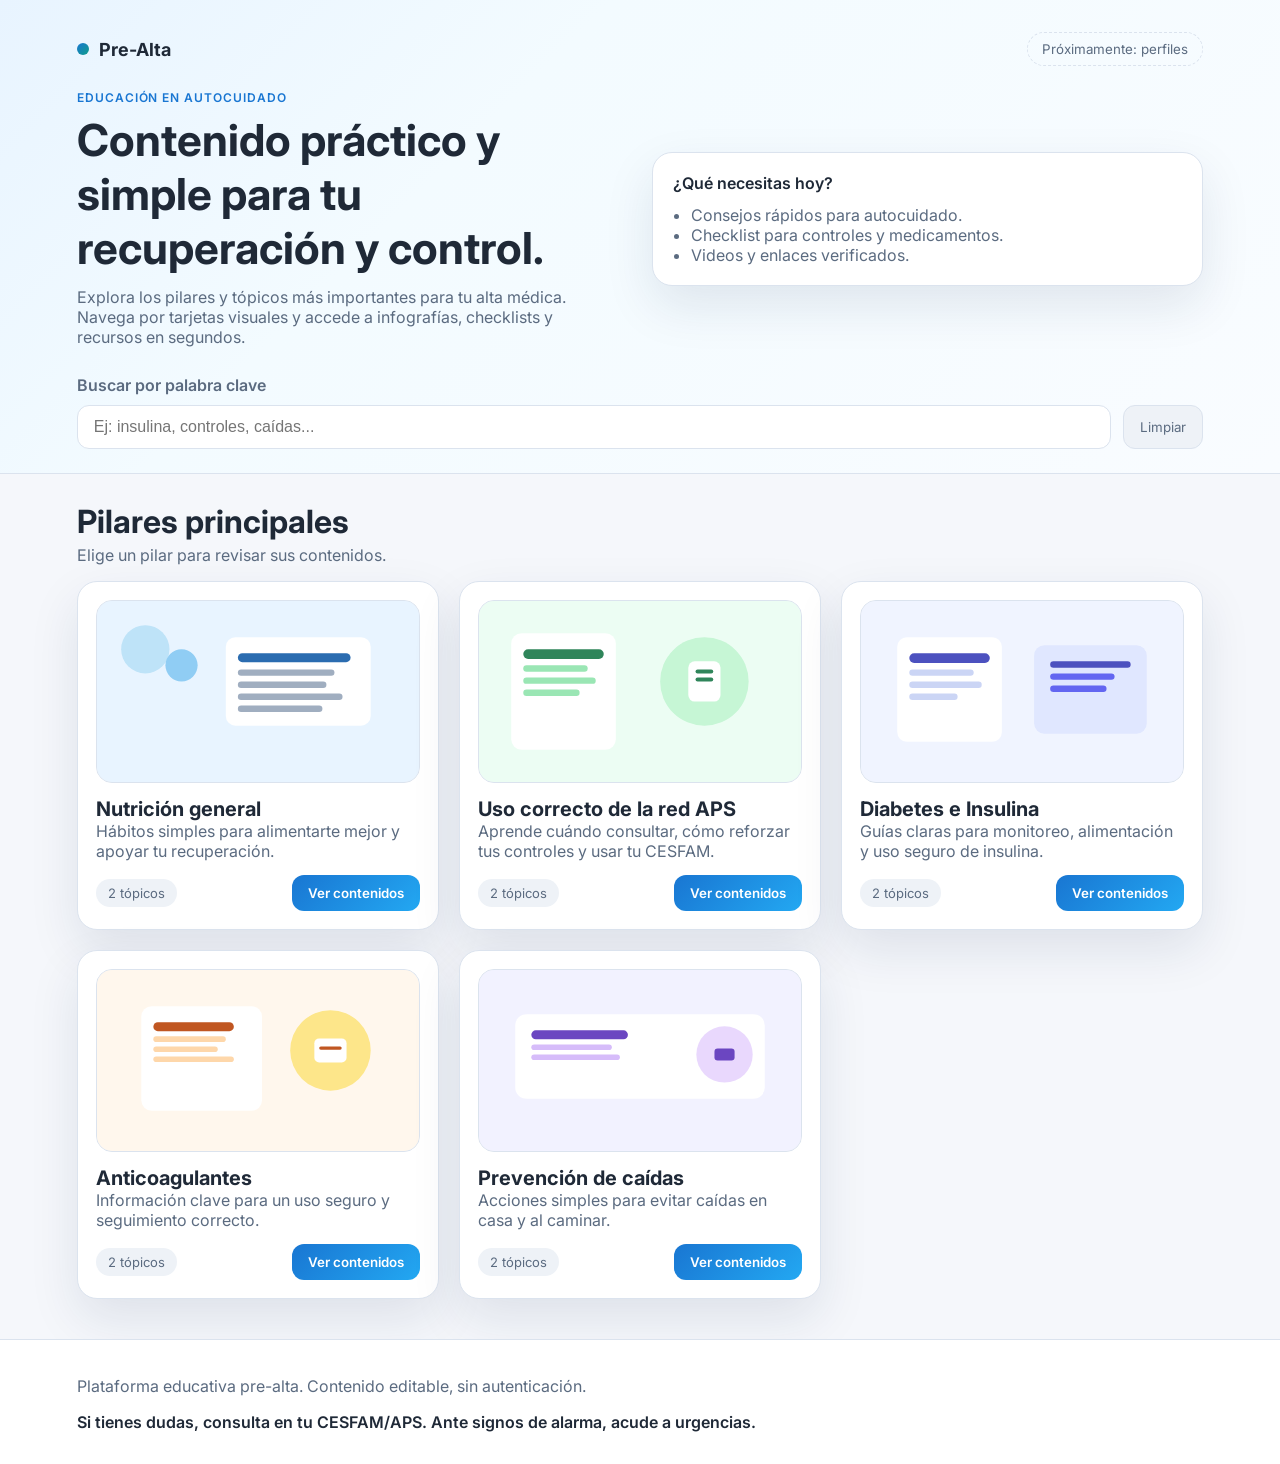
<file: Index.html>
<!DOCTYPE html>
<html lang="es">
  <head>
    <meta charset="utf-8" />
    <meta http-equiv="refresh" content="0; url=index.html" />
    <meta name="viewport" content="width=device-width, initial-scale=1" />
    <title>Pre-Alta: Educación en Autocuidado</title>
  </head>
  <body>
    <p>Redirigiendo a la plataforma. Si no ocurre automáticamente, <a href="index.html">haz clic aquí</a>.</p>
    <script>
      window.location.replace('index.html');
    </script>
  </body>
</html>
</file>
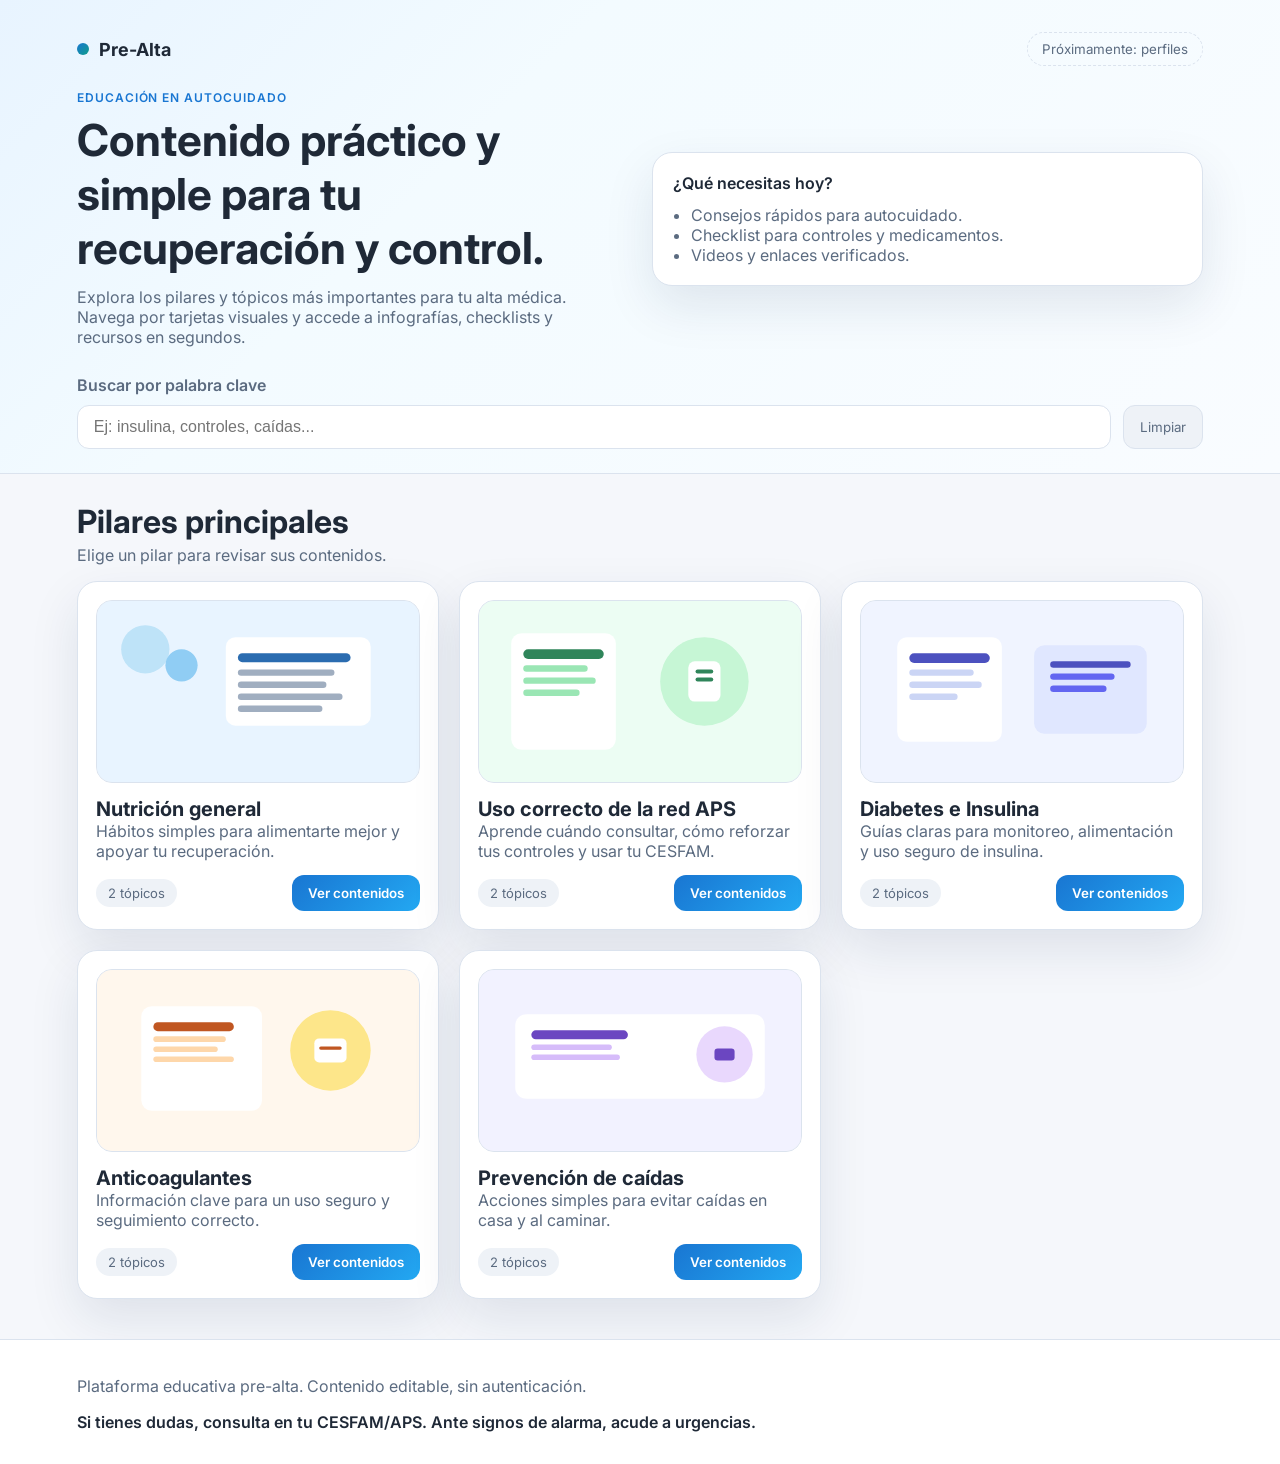
<file: index.html>
<!DOCTYPE html>
<html lang="es">
  <head>
    <meta charset="utf-8" />
    <meta name="viewport" content="width=device-width, initial-scale=1" />
    <title>Pre-Alta: Educación en Autocuidado</title>
    <link rel="preconnect" href="https://fonts.googleapis.com" />
    <link rel="preconnect" href="https://fonts.gstatic.com" crossorigin />
    <link
      href="https://fonts.googleapis.com/css2?family=Inter:wght@400;500;600;700;800&display=swap"
      rel="stylesheet"
    />
    <link rel="stylesheet" href="styles.css" />
  </head>
  <body>
    <div class="app">
      <header class="hero">
        <nav class="topbar">
          <div class="brand">
            <span class="brand__dot"></span>
            <span>Pre-Alta</span>
          </div>
          <button class="ghost-button" type="button" disabled>
            Próximamente: perfiles
          </button>
        </nav>
        <div class="hero__content">
          <div>
            <p class="eyebrow">Educación en autocuidado</p>
            <h1>Contenido práctico y simple para tu recuperación y control.</h1>
            <p class="subtitle">
              Explora los pilares y tópicos más importantes para tu alta médica.
              Navega por tarjetas visuales y accede a infografías, checklists y
              recursos en segundos.
            </p>
          </div>
          <div class="hero__card">
            <p class="hero__card-title">¿Qué necesitas hoy?</p>
            <ul class="hero__list">
              <li>Consejos rápidos para autocuidado.</li>
              <li>Checklist para controles y medicamentos.</li>
              <li>Videos y enlaces verificados.</li>
            </ul>
          </div>
        </div>
        <div class="search">
          <label for="search" class="search__label">Buscar por palabra clave</label>
          <div class="search__control">
            <input
              id="search"
              type="search"
              placeholder="Ej: insulina, controles, caídas..."
              autocomplete="off"
            />
            <button id="clear-search" class="clear-button" type="button">
              Limpiar
            </button>
          </div>
        </div>
      </header>

      <main class="main">
        <section id="view" class="view" aria-live="polite"></section>
      </main>

      <footer class="footer">
        <p>
          Plataforma educativa pre-alta. Contenido editable, sin autenticación.
        </p>
        <p class="footer__note">
          Si tienes dudas, consulta en tu CESFAM/APS. Ante signos de alarma, acude
          a urgencias.
        </p>
      </footer>
    </div>

    <script src="app.js" defer></script>
  </body>
</html>
</file>
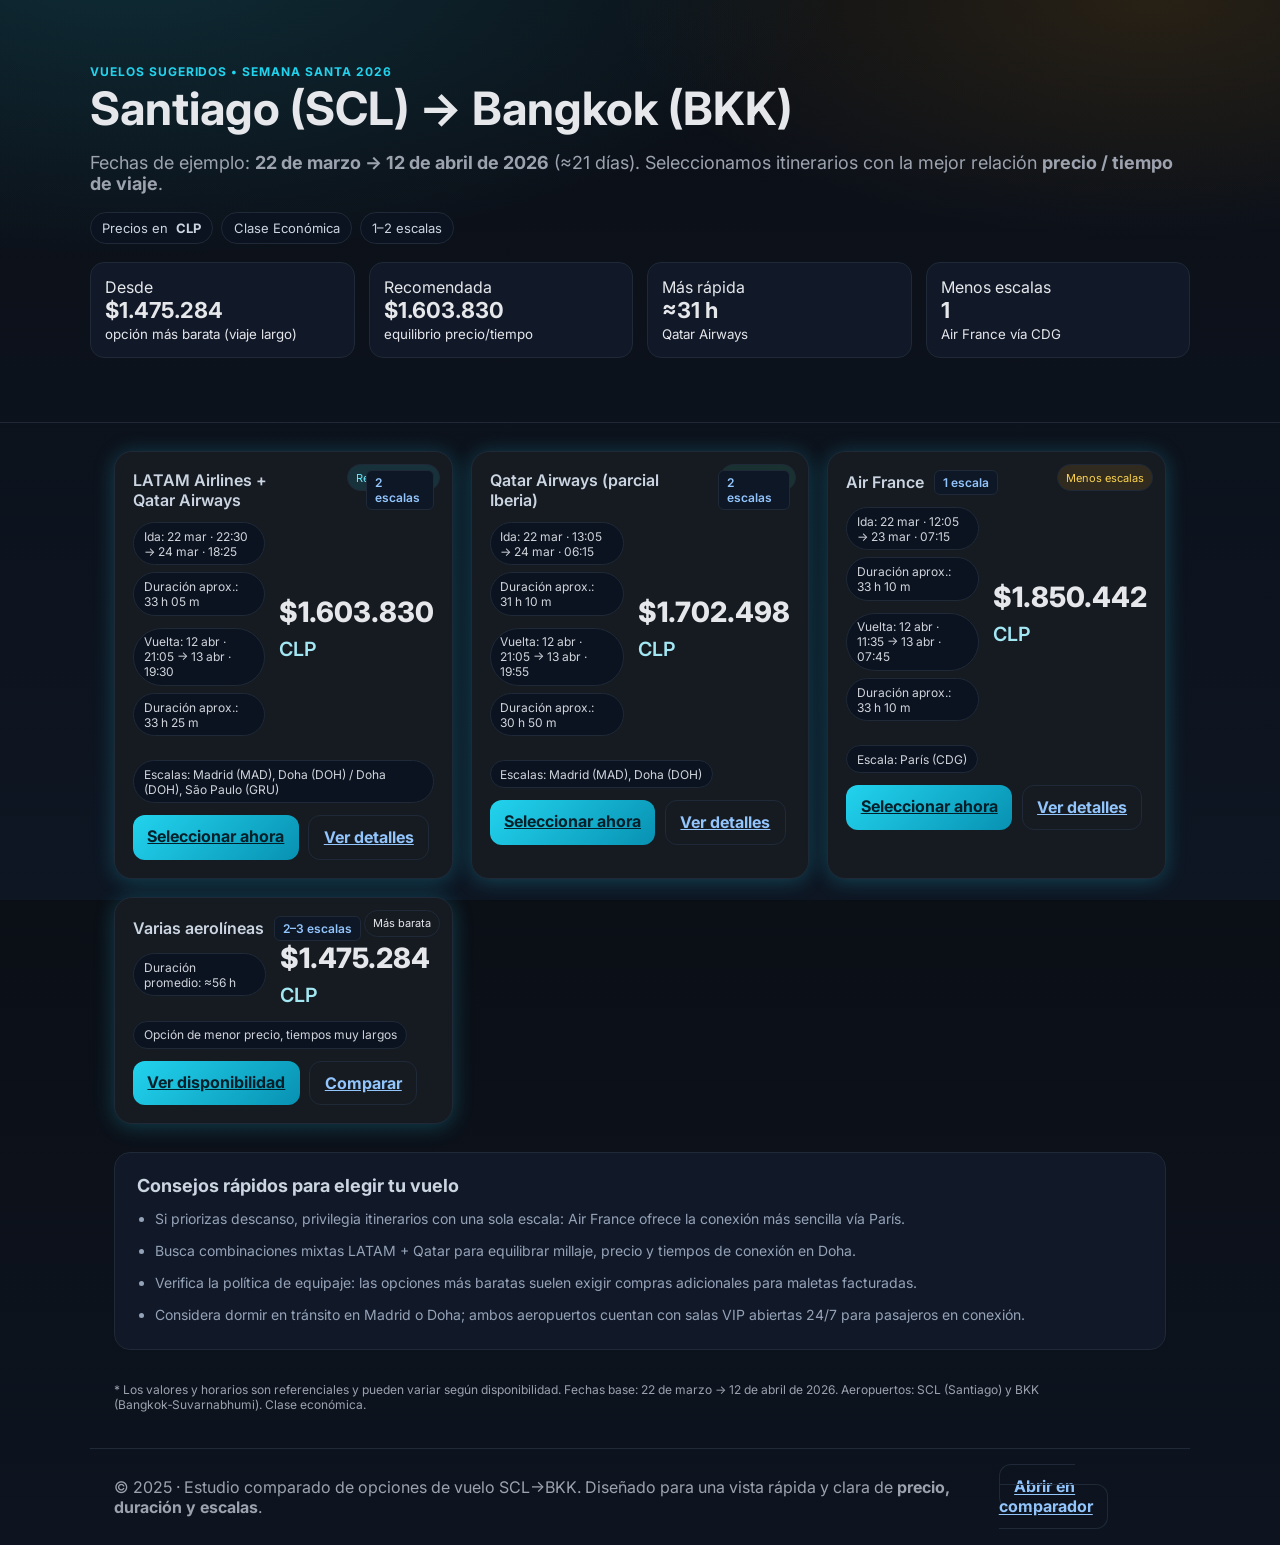
<file: docs/index.html>
<!DOCTYPE html>
<html lang="es">
<head>
  <meta charset="utf-8" />
  <meta name="viewport" content="width=device-width, initial-scale=1" />
  <title>Vuelos SCL → Bangkok | Semana Santa 2026</title>
  <link rel="preconnect" href="https://fonts.googleapis.com">
  <link rel="preconnect" href="https://fonts.gstatic.com" crossorigin>
  <link href="https://fonts.googleapis.com/css2?family=Inter:wght@400;600;700;800&display=swap" rel="stylesheet">
  <style>
    :root{
      --bg:#0c1117; --panel:#111827; --card:#161b22; --text:#e5e7eb; --muted:#9ca3af; --brand:#22d3ee; --accent:#f59e0b; --good:#34d399; --warn:#fbbf24; --bad:#f87171;
      --ring:0 2px 20px rgba(34,211,238,.25);
    }
    *{box-sizing:border-box}
    html,body{margin:0; height:100%; background:linear-gradient(180deg,#0b0f16 0%,#0e1623 100%); color:var(--text); font-family:Inter,system-ui,-apple-system,Segoe UI,Roboto,Ubuntu,"Helvetica Neue",Arial,sans-serif}
    a{color:inherit}
    a:focus-visible{outline:3px solid rgba(34,211,238,.6); outline-offset:3px; border-radius:10px}
    header{
      position:relative; overflow:hidden; isolation:isolate; background:radial-gradient(1200px 500px at 10% -10%, rgba(34,211,238,.15), transparent 60%), radial-gradient(900px 400px at 90% 0%, rgba(245,158,11,.12), transparent 60%);
      border-bottom:1px solid #1f2937; padding: clamp(24px, 6vw, 64px) 24px;
    }
    .wrap{max-width:1100px; margin:0 auto}
    .super{letter-spacing:.08em; text-transform:uppercase; color:var(--brand); font-weight:700; font-size:12px}
    h1{font-size:clamp(28px,5vw,46px); margin:.25rem 0 .75rem; line-height:1.1}
    .sub{color:var(--muted); font-size:clamp(14px,2.3vw,18px)}
    .chip{display:inline-flex; gap:.5rem; align-items:center; padding:.45rem .7rem; border:1px solid #1f2937; background:#0b1220; border-radius:999px; font-size:13px; color:#cbd5e1}
    .chip:focus-visible{outline:2px solid rgba(34,211,238,.4); outline-offset:2px}
    .chips{display:flex; flex-wrap:wrap; gap:.5rem; margin-top:1rem}

    .grid{display:grid; gap:18px; grid-template-columns:repeat(12,1fr); padding:28px 24px}
    .col{grid-column:span 12}
    @media (min-width: 820px){ .col-4{grid-column:span 4} }

    .card{background:var(--card); border:1px solid #1f2937; border-radius:18px; overflow:hidden; position:relative; box-shadow: var(--ring)}
    .card header{border:0; padding:18px 18px 0; background:transparent}
    .airline{display:flex; align-items:center; gap:.6rem; color:#cbd5e1; font-weight:600}
    .badge{font-size:12px; padding:.25rem .5rem; border-radius:6px; border:1px solid #1f2937; background:#0d1726; color:#93c5fd}
    .body{padding:0 18px 18px}
    .row{display:flex; gap:14px; align-items:center; justify-content:space-between}
    .price{font-size:clamp(22px,3.5vw,28px); font-weight:800}
    .price small{font-weight:600; color:#a3e7f3; font-size:.7em}
    .pill{display:inline-flex; align-items:center; gap:.4rem; padding:.35rem .6rem; border-radius:999px; border:1px solid #1f2937; color:#d1d5db; background:#0b1220; font-size:12px}
    .meta{display:flex; flex-wrap:wrap; gap:.45rem; margin:.75rem 0}
    .cta{display:flex; gap:.6rem}
    .btn{appearance:none; border:0; cursor:pointer; padding:.7rem .9rem; border-radius:12px; font-weight:700}
    .btn.primary{background:linear-gradient(135deg,#22d3ee 0%,#0891b2 100%); color:#03202a}
    .btn.ghost{background:transparent; color:#93c5fd; border:1px solid #1f2937}
    .btn:focus-visible{outline:3px solid rgba(103,232,249,.65); outline-offset:3px}
    .btn{transition:transform .2s ease, box-shadow .2s ease}
    .btn:hover{transform:translateY(-2px); box-shadow:0 12px 24px rgba(8,145,178,.25)}
    .tag{position:absolute; top:12px; right:12px; font-size:11px; padding:.35rem .5rem; border-radius:999px; border:1px solid #1f2937}
    .tag.best{background:rgba(34,211,238,.12); color:#67e8f9}
    .tag.fast{background:rgba(52,211,153,.12); color:#86efac}
    .tag.easy{background:rgba(245,158,11,.12); color:#fcd34d}

    .note{color:#9ca3af; font-size:12px; padding:0 24px 24px}
    footer{padding:28px 24px; border-top:1px solid #1f2937; color:#9ca3af}
    .kpis{display:grid; gap:14px; grid-template-columns:repeat(2,1fr); margin-top:18px}
    @media (min-width: 820px){ .kpis{grid-template-columns:repeat(4,1fr)} }
    .kpi{background:var(--panel); border:1px solid #1f2937; border-radius:14px; padding:14px}
    .kpi b{display:block; font-size:22px}
    .insights{background:var(--panel); border:1px solid #1f2937; border-radius:16px; margin:0 24px 32px; padding:22px; color:#cbd5e1}
    .insights h2{margin:0 0 12px; font-size:18px}
    .insights ul{margin:0; padding-left:18px; color:#94a3b8; font-size:14px; line-height:1.6}
    .insights li+li{margin-top:.6rem}
  </style>
</head>
<body>
  <header>
    <div class="wrap">
      <div class="super">Vuelos sugeridos • Semana Santa 2026</div>
      <h1>Santiago (SCL) → Bangkok (BKK)</h1>
      <p class="sub">Fechas de ejemplo: <b>22 de marzo → 12 de abril de 2026</b> (≈21 días). Seleccionamos itinerarios con la mejor relación <b>precio / tiempo de viaje</b>.</p>
      <div class="chips">
        <span class="chip">Precios en <b>CLP</b></span>
        <span class="chip">Clase Económica</span>
        <span class="chip">1–2 escalas</span>
      </div>
      <div class="kpis">
        <div class="kpi"><span>Desde</span><b>$1.475.284</b><small class="muted">opción más barata (viaje largo)</small></div>
        <div class="kpi"><span>Recomendada</span><b>$1.603.830</b><small>equilibrio precio/tiempo</small></div>
        <div class="kpi"><span>Más rápida</span><b>≈31 h</b><small>Qatar Airways</small></div>
        <div class="kpi"><span>Menos escalas</span><b>1</b><small>Air France vía CDG</small></div>
      </div>
    </div>
  </header>

  <main class="wrap">
    <section class="grid" aria-label="Opciones de vuelo">
      <!-- Opción 1: Recomendada -->
      <article class="card col col-4">
        <span class="tag best">Recomendada</span>
        <header>
          <div class="airline">LATAM Airlines + Qatar Airways <span class="badge">2 escalas</span></div>
        </header>
        <div class="body">
          <div class="row">
            <div>
              <div class="meta">
                <span class="pill">Ida: 22 mar · 22:30 → 24 mar · 18:25</span>
                <span class="pill">Duración aprox.: 33 h 05 m</span>
              </div>
              <div class="meta">
                <span class="pill">Vuelta: 12 abr · 21:05 → 13 abr · 19:30</span>
                <span class="pill">Duración aprox.: 33 h 25 m</span>
              </div>
            </div>
            <div class="price">$1.603.830 <small>CLP</small></div>
          </div>
          <div class="meta">
            <span class="pill">Escalas: Madrid (MAD), Doha (DOH) / Doha (DOH), São Paulo (GRU)</span>
          </div>
          <div class="cta">
            <a class="btn primary" href="#" role="button">Seleccionar ahora</a>
            <a class="btn ghost" href="#" role="button">Ver detalles</a>
          </div>
        </div>
      </article>

      <!-- Opción 2: Más rápida -->
      <article class="card col col-4">
        <span class="tag fast">Más rápida</span>
        <header>
          <div class="airline">Qatar Airways (parcial Iberia) <span class="badge">2 escalas</span></div>
        </header>
        <div class="body">
          <div class="row">
            <div>
              <div class="meta">
                <span class="pill">Ida: 22 mar · 13:05 → 24 mar · 06:15</span>
                <span class="pill">Duración aprox.: 31 h 10 m</span>
              </div>
              <div class="meta">
                <span class="pill">Vuelta: 12 abr · 21:05 → 13 abr · 19:55</span>
                <span class="pill">Duración aprox.: 30 h 50 m</span>
              </div>
            </div>
            <div class="price">$1.702.498 <small>CLP</small></div>
          </div>
          <div class="meta">
            <span class="pill">Escalas: Madrid (MAD), Doha (DOH)</span>
          </div>
          <div class="cta">
            <a class="btn primary" href="#" role="button">Seleccionar ahora</a>
            <a class="btn ghost" href="#" role="button">Ver detalles</a>
          </div>
        </div>
      </article>

      <!-- Opción 3: Menos escalas -->
      <article class="card col col-4">
        <span class="tag easy">Menos escalas</span>
        <header>
          <div class="airline">Air France <span class="badge">1 escala</span></div>
        </header>
        <div class="body">
          <div class="row">
            <div>
              <div class="meta">
                <span class="pill">Ida: 22 mar · 12:05 → 23 mar · 07:15</span>
                <span class="pill">Duración aprox.: 33 h 10 m</span>
              </div>
              <div class="meta">
                <span class="pill">Vuelta: 12 abr · 11:35 → 13 abr · 07:45</span>
                <span class="pill">Duración aprox.: 33 h 10 m</span>
              </div>
            </div>
            <div class="price">$1.850.442 <small>CLP</small></div>
          </div>
          <div class="meta">
            <span class="pill">Escala: París (CDG)</span>
          </div>
          <div class="cta">
            <a class="btn primary" href="#" role="button">Seleccionar ahora</a>
            <a class="btn ghost" href="#" role="button">Ver detalles</a>
          </div>
        </div>
      </article>

      <!-- Opción 4: Más barata -->
      <article class="card col col-4">
        <span class="tag">Más barata</span>
        <header>
          <div class="airline">Varias aerolíneas <span class="badge">2–3 escalas</span></div>
        </header>
        <div class="body">
          <div class="row">
            <div>
              <div class="meta">
                <span class="pill">Duración promedio: ≈56 h</span>
              </div>
            </div>
            <div class="price">$1.475.284 <small>CLP</small></div>
          </div>
          <div class="meta">
            <span class="pill">Opción de menor precio, tiempos muy largos</span>
          </div>
          <div class="cta">
            <a class="btn primary" href="#" role="button">Ver disponibilidad</a>
            <a class="btn ghost" href="#" role="button">Comparar</a>
          </div>
        </div>
      </article>
    </section>

    <section class="insights" aria-label="Consejos para elegir">
      <h2>Consejos rápidos para elegir tu vuelo</h2>
      <ul>
        <li>Si priorizas descanso, privilegia itinerarios con una sola escala: Air France ofrece la conexión más sencilla vía París.</li>
        <li>Busca combinaciones mixtas LATAM + Qatar para equilibrar millaje, precio y tiempos de conexión en Doha.</li>
        <li>Verifica la política de equipaje: las opciones más baratas suelen exigir compras adicionales para maletas facturadas.</li>
        <li>Considera dormir en tránsito en Madrid o Doha; ambos aeropuertos cuentan con salas VIP abiertas 24/7 para pasajeros en conexión.</li>
      </ul>
    </section>

    <p class="note">* Los valores y horarios son referenciales y pueden variar según disponibilidad. Fechas base: 22 de marzo → 12 de abril de 2026. Aeropuertos: SCL (Santiago) y BKK (Bangkok‑Suvarnabhumi). Clase económica.</p>
  </main>

  <footer class="wrap">
    <div class="row" style="justify-content:space-between; align-items:center">
      <div>
        © 2025 · Estudio comparado de opciones de vuelo SCL→BKK. Diseñado para una vista rápida y clara de <b>precio, duración y escalas</b>.
      </div>
      <div>
        <a class="btn ghost" href="#">Abrir en comparador</a>
      </div>
    </div>
  </footer>
</body>
</html>
</file>
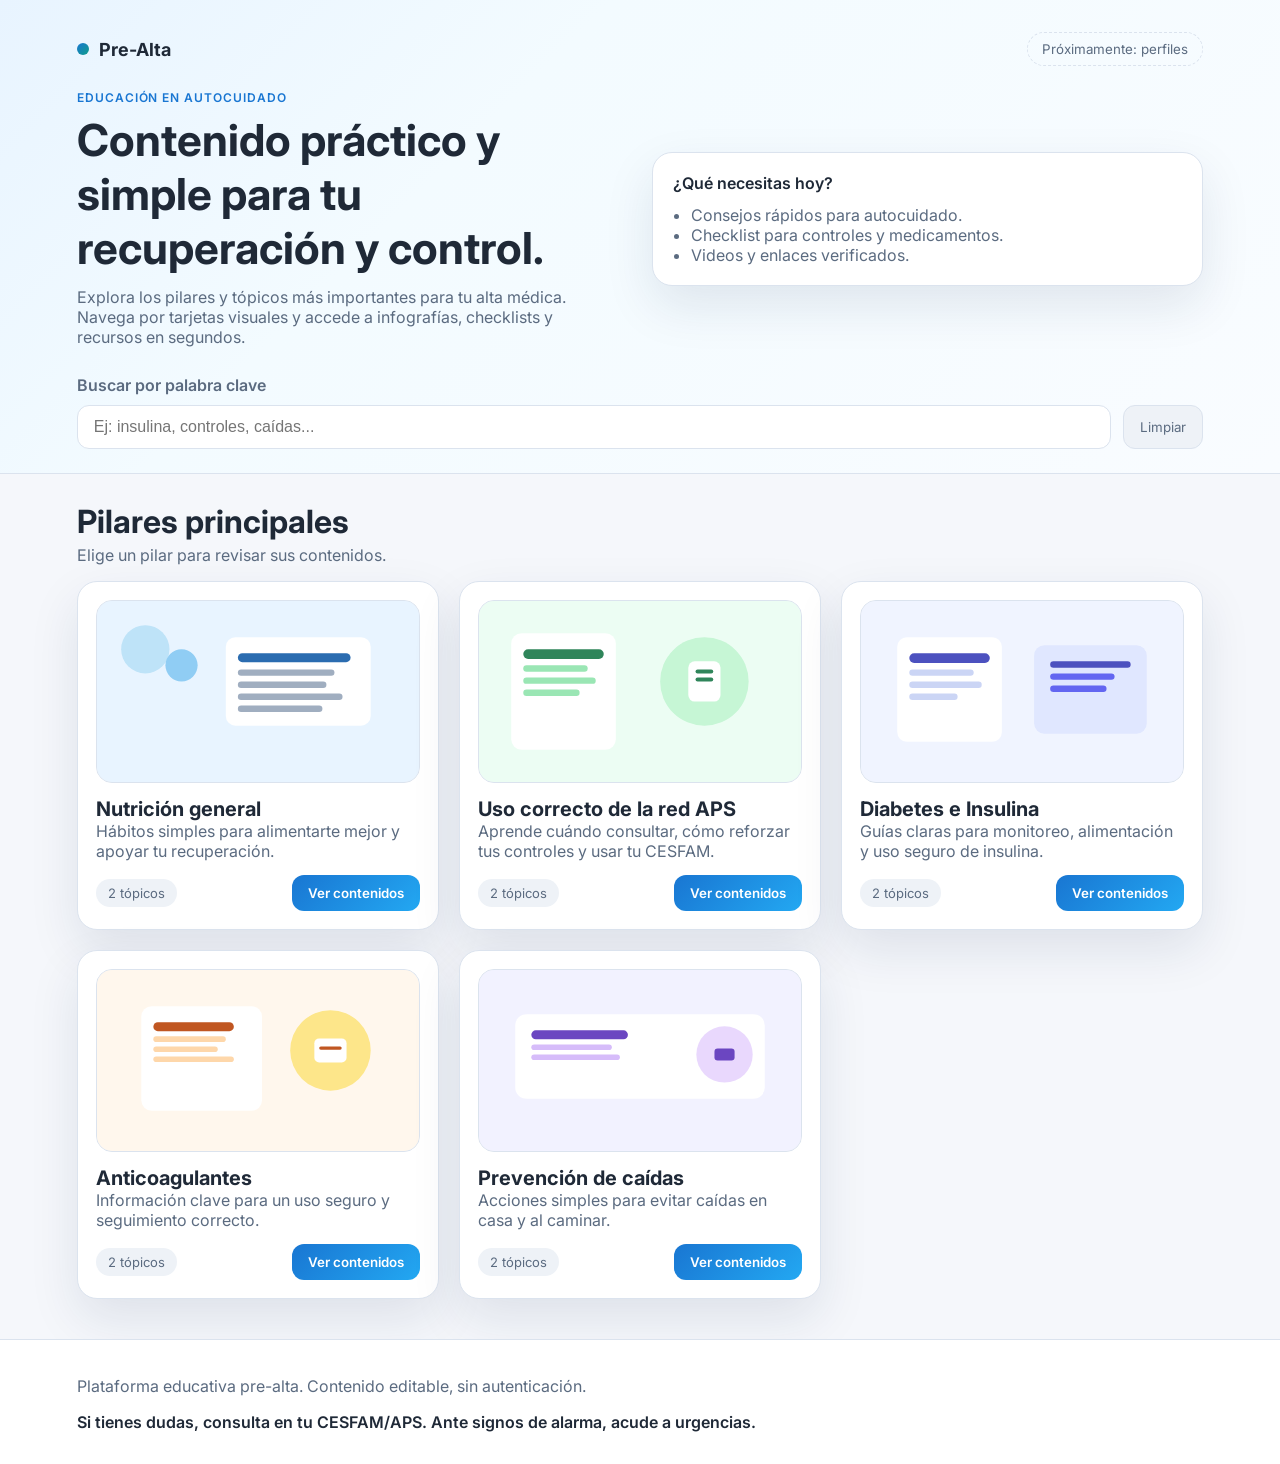
<file: standalone.html>
<!DOCTYPE html>
<html lang="es">
  <head>
    <meta charset="utf-8" />
    <meta name="viewport" content="width=device-width, initial-scale=1" />
    <title>Pre-Alta: Educación en Autocuidado</title>
    <link rel="preconnect" href="https://fonts.googleapis.com" />
    <link rel="preconnect" href="https://fonts.gstatic.com" crossorigin />
    <link
      href="https://fonts.googleapis.com/css2?family=Inter:wght@400;500;600;700;800&display=swap"
      rel="stylesheet"
    />
    <style>
      :root {
        color-scheme: light;
        --bg: #f5f7fb;
        --surface: #ffffff;
        --surface-muted: #eef2f7;
        --border: #dbe3ee;
        --text: #1f2937;
        --muted: #5b6b80;
        --brand: #1976d2;
        --accent: #0f9d8a;
        --shadow: 0 20px 50px rgba(17, 40, 83, 0.1);
      }

      * {
        box-sizing: border-box;
      }

      body {
        margin: 0;
        font-family: "Inter", system-ui, -apple-system, sans-serif;
        color: var(--text);
        background: var(--bg);
      }

      img {
        max-width: 100%;
        display: block;
      }

      a {
        color: inherit;
        text-decoration: none;
      }

      button {
        font-family: inherit;
      }

      .app {
        min-height: 100vh;
        display: flex;
        flex-direction: column;
      }

      .hero {
        padding: 32px 6vw 24px;
        background: linear-gradient(135deg, #e8f4ff 0%, #f3fbff 35%, #f9fcff 100%);
        border-bottom: 1px solid var(--border);
      }

      .topbar {
        display: flex;
        justify-content: space-between;
        align-items: center;
        gap: 16px;
      }

      .brand {
        display: flex;
        align-items: center;
        gap: 10px;
        font-weight: 700;
        font-size: 18px;
      }

      .brand__dot {
        width: 12px;
        height: 12px;
        border-radius: 50%;
        background: linear-gradient(135deg, var(--brand), var(--accent));
      }

      .ghost-button {
        padding: 8px 14px;
        border-radius: 999px;
        border: 1px dashed var(--border);
        background: transparent;
        color: var(--muted);
      }

      .hero__content {
        display: grid;
        gap: 24px;
        margin-top: 24px;
      }

      .eyebrow {
        color: var(--brand);
        font-weight: 600;
        text-transform: uppercase;
        letter-spacing: 0.08em;
        font-size: 12px;
        margin: 0 0 8px;
      }

      h1 {
        margin: 0 0 12px;
        font-size: clamp(28px, 5vw, 44px);
      }

      .subtitle {
        color: var(--muted);
        margin: 0;
        max-width: 520px;
      }

      .hero__card {
        background: var(--surface);
        border-radius: 20px;
        padding: 20px;
        box-shadow: var(--shadow);
        border: 1px solid var(--border);
      }

      .hero__card-title {
        font-weight: 600;
        margin: 0 0 12px;
      }

      .hero__list {
        margin: 0;
        padding-left: 18px;
        color: var(--muted);
      }

      .search {
        margin-top: 28px;
        display: grid;
        gap: 10px;
      }

      .search__label {
        font-weight: 600;
        color: var(--muted);
      }

      .search__control {
        display: flex;
        flex-wrap: wrap;
        gap: 12px;
      }

      .search input {
        flex: 1 1 240px;
        padding: 12px 16px;
        border-radius: 12px;
        border: 1px solid var(--border);
        background: var(--surface);
        font-size: 16px;
      }

      .clear-button {
        padding: 10px 16px;
        border-radius: 12px;
        border: 1px solid var(--border);
        background: var(--surface-muted);
        color: var(--muted);
        cursor: pointer;
      }

      .main {
        flex: 1;
        padding: 28px 6vw 40px;
      }

      .section-title {
        display: flex;
        align-items: center;
        justify-content: space-between;
        gap: 16px;
        margin-bottom: 16px;
      }

      .section-title h2 {
        margin: 0;
        font-size: clamp(22px, 3vw, 32px);
      }

      .section-title p {
        margin: 4px 0 0;
        color: var(--muted);
      }

      .grid {
        display: grid;
        gap: 20px;
      }

      @media (min-width: 720px) {
        .hero__content {
          grid-template-columns: repeat(2, minmax(0, 1fr));
          align-items: center;
        }

        .grid.pillars {
          grid-template-columns: repeat(2, minmax(0, 1fr));
        }
      }

      @media (min-width: 1024px) {
        .grid.pillars {
          grid-template-columns: repeat(3, minmax(0, 1fr));
        }

        .grid.topics {
          grid-template-columns: repeat(2, minmax(0, 1fr));
        }
      }

      .card {
        background: var(--surface);
        border-radius: 20px;
        padding: 18px;
        border: 1px solid var(--border);
        box-shadow: var(--shadow);
        display: flex;
        flex-direction: column;
        gap: 14px;
        min-height: 100%;
      }

      .card__image {
        border-radius: 16px;
        overflow: hidden;
        border: 1px solid var(--border);
        background: var(--surface-muted);
      }

      .card__title {
        font-size: 20px;
        font-weight: 700;
        margin: 0;
      }

      .card__text {
        color: var(--muted);
        margin: 0;
      }

      .card__footer {
        margin-top: auto;
        display: flex;
        justify-content: space-between;
        align-items: center;
        gap: 12px;
      }

      .primary-button,
      .secondary-button {
        padding: 10px 16px;
        border-radius: 12px;
        border: none;
        cursor: pointer;
        font-weight: 600;
      }

      .primary-button {
        background: linear-gradient(135deg, var(--brand), #23a8f2);
        color: white;
      }

      .secondary-button {
        background: var(--surface-muted);
        color: var(--brand);
        border: 1px solid var(--border);
      }

      .banner {
        display: grid;
        gap: 20px;
        background: var(--surface);
        border-radius: 24px;
        padding: 20px;
        border: 1px solid var(--border);
        box-shadow: var(--shadow);
        margin-bottom: 24px;
      }

      @media (min-width: 900px) {
        .banner {
          grid-template-columns: 1.1fr 1fr;
          align-items: center;
        }
      }

      .banner__content h2 {
        margin-top: 0;
      }

      .tag-list {
        display: flex;
        flex-wrap: wrap;
        gap: 8px;
      }

      .tag {
        background: var(--surface-muted);
        color: var(--muted);
        padding: 6px 12px;
        border-radius: 999px;
        font-size: 13px;
      }

      .topic-layout {
        display: grid;
        gap: 20px;
      }

      @media (min-width: 900px) {
        .topic-layout {
          grid-template-columns: repeat(2, minmax(0, 1fr));
        }
      }

      .panel {
        background: var(--surface);
        border-radius: 18px;
        padding: 18px;
        border: 1px solid var(--border);
        box-shadow: var(--shadow);
      }

      .panel h3 {
        margin-top: 0;
      }

      .checklist {
        padding-left: 18px;
        margin: 0;
        color: var(--muted);
        display: grid;
        gap: 8px;
      }

      .resource-list {
        display: grid;
        gap: 12px;
      }

      .resource-card {
        padding: 12px 14px;
        border-radius: 14px;
        border: 1px solid var(--border);
        background: var(--surface-muted);
        display: flex;
        justify-content: space-between;
        align-items: center;
        gap: 12px;
      }

      .resource-card span {
        font-weight: 600;
      }

      .resource-card small {
        color: var(--muted);
      }

      .breadcrumbs {
        display: flex;
        flex-wrap: wrap;
        gap: 8px;
        color: var(--muted);
        font-size: 14px;
        margin-bottom: 16px;
      }

      .breadcrumbs button {
        border: none;
        background: none;
        color: var(--brand);
        cursor: pointer;
        font-weight: 600;
        padding: 0;
      }

      .footer {
        padding: 20px 6vw 32px;
        border-top: 1px solid var(--border);
        color: var(--muted);
        background: var(--surface);
      }

      .footer__note {
        margin-bottom: 0;
        font-weight: 600;
        color: var(--text);
      }

      .empty-state {
        padding: 24px;
        border-radius: 18px;
        border: 1px dashed var(--border);
        background: var(--surface);
        color: var(--muted);
      }

      .share-message {
        color: var(--accent);
        font-weight: 600;
        margin-top: 8px;
      }
    </style>
  </head>
  <body>
    <div class="app">
      <header class="hero">
        <nav class="topbar">
          <div class="brand">
            <span class="brand__dot"></span>
            <span>Pre-Alta</span>
          </div>
          <button class="ghost-button" type="button" disabled>
            Próximamente: perfiles
          </button>
        </nav>
        <div class="hero__content">
          <div>
            <p class="eyebrow">Educación en autocuidado</p>
            <h1>Contenido práctico y simple para tu recuperación y control.</h1>
            <p class="subtitle">
              Explora los pilares y tópicos más importantes para tu alta médica.
              Navega por tarjetas visuales y accede a infografías, checklists y
              recursos en segundos.
            </p>
          </div>
          <div class="hero__card">
            <p class="hero__card-title">¿Qué necesitas hoy?</p>
            <ul class="hero__list">
              <li>Consejos rápidos para autocuidado.</li>
              <li>Checklist para controles y medicamentos.</li>
              <li>Videos y enlaces verificados.</li>
            </ul>
          </div>
        </div>
        <div class="search">
          <label for="search" class="search__label">Buscar por palabra clave</label>
          <div class="search__control">
            <input
              id="search"
              type="search"
              placeholder="Ej: insulina, controles, caídas..."
              autocomplete="off"
            />
            <button id="clear-search" class="clear-button" type="button">
              Limpiar
            </button>
          </div>
        </div>
      </header>

      <main class="main">
        <section id="view" class="view" aria-live="polite"></section>
      </main>

      <footer class="footer">
        <p>
          Plataforma educativa pre-alta. Contenido editable, sin autenticación.
        </p>
        <p class="footer__note">
          Si tienes dudas, consulta en tu CESFAM/APS. Ante signos de alarma, acude
          a urgencias.
        </p>
      </footer>
    </div>

    <script>
      const contentData = {
        pillars: [
          {
            id: 'nutricion',
            title: 'Nutrición general',
            description: 'Hábitos simples para alimentarte mejor y apoyar tu recuperación.',
            image: 'assets/pillar-nutricion.svg',
            topics: [
              {
                id: 'nutricion-plan',
                title: 'Plan de alimentación diario',
                summary: 'Organiza tus comidas para mantener energía y estabilidad.',
                image: 'assets/topic-checklist.svg',
                text: 'Planificar tus comidas ayuda a evitar ayunos prolongados y mejora la recuperación. Prioriza porciones equilibradas con verduras, proteína y cereales integrales. Evita saltarte tiempos de comida y mantén hidratación constante.',
                checklist: [
                  'Incluye 3 comidas principales y 1 a 2 colaciones saludables',
                  'Prioriza verduras, frutas frescas y proteínas magras',
                  'Limita azúcares simples y bebidas con alcohol'
                ],
                resources: [
                  {
                    type: 'video',
                    title: 'Video: Plato saludable en 5 minutos',
                    url: 'https://www.youtube.com/watch?v=Gmh_xMMJ2Pw'
                  },
                  {
                    type: 'link',
                    title: 'Guía de porciones saludables',
                    url: 'https://www.who.int/news-room/fact-sheets/detail/healthy-diet'
                  }
                ]
              },
              {
                id: 'nutricion-hidratacion',
                title: 'Hidratación y señales de alerta',
                summary: 'Identifica cuánta agua necesitas y cuándo consultar.',
                image: 'assets/topic-edu.svg',
                text: 'Mantenerte hidratado favorece la circulación, la energía y la recuperación. Observa el color de tu orina y evita esperar a tener sed. En días calurosos o con actividad física aumenta el consumo de agua.',
                checklist: [
                  'Toma agua durante el día, en pequeñas cantidades frecuentes',
                  'Reduce bebidas azucaradas o con cafeína en exceso',
                  'Consulta si hay mareos frecuentes o sequedad extrema'
                ],
                resources: [
                  {
                    type: 'video',
                    title: 'Video: Tips para hidratarte mejor',
                    url: 'https://www.youtube.com/watch?v=9iMGFqMmUFs'
                  },
                  {
                    type: 'link',
                    title: 'Recomendaciones de hidratación',
                    url: 'https://www.unicef.org/parenting/health/importance-hydration'
                  }
                ]
              }
            ]
          },
          {
            id: 'aps',
            title: 'Uso correcto de la red APS',
            description: 'Aprende cuándo consultar, cómo reforzar tus controles y usar tu CESFAM.',
            image: 'assets/pillar-aps.svg',
            topics: [
              {
                id: 'aps-controles',
                title: 'Controles y seguimiento',
                summary: 'Cómo organizar tus controles y no perder continuidad.',
                image: 'assets/topic-checklist.svg',
                text: 'Tu control en APS ayuda a prevenir complicaciones y ajustar tratamientos a tiempo. Agenda tus próximas visitas antes del alta y registra síntomas o dudas para tu equipo de salud.',
                checklist: [
                  'Agenda tu control antes del alta si es posible',
                  'Lleva tu lista de medicamentos y exámenes recientes',
                  'Anota síntomas o dudas antes de ir'
                ],
                resources: [
                  {
                    type: 'video',
                    title: 'Video: Cómo prepararte para un control',
                    url: 'https://www.youtube.com/watch?v=J0YbF7xW9Zg'
                  },
                  {
                    type: 'link',
                    title: 'Guía breve APS',
                    url: 'https://www.minsal.cl'
                  }
                ]
              },
              {
                id: 'aps-urgencias',
                title: 'Cuándo acudir a urgencias',
                summary: 'Identifica señales de alarma y actúa a tiempo.',
                image: 'assets/topic-video.svg',
                text: 'Algunos síntomas requieren atención inmediata: dolor intenso, dificultad para respirar o sangrado abundante. Si aparecen, no esperes y acude a urgencias. Para dudas menores, consulta con tu CESFAM o línea de salud.',
                checklist: [
                  'Dificultad para respirar o dolor de pecho',
                  'Fiebre alta persistente o vómitos continuos',
                  'Sangrado abundante o desmayos'
                ],
                resources: [
                  {
                    type: 'video',
                    title: 'Video: Señales de alarma',
                    url: 'https://www.youtube.com/watch?v=qGClHkNn9gQ'
                  },
                  {
                    type: 'link',
                    title: 'Señales de alerta en casa',
                    url: 'https://www.who.int/emergencies'
                  }
                ]
              }
            ]
          },
          {
            id: 'diabetes',
            title: 'Diabetes e Insulina',
            description: 'Guías claras para monitoreo, alimentación y uso seguro de insulina.',
            image: 'assets/pillar-diabetes.svg',
            topics: [
              {
                id: 'diabetes-monitoreo',
                title: 'Monitoreo de glicemia',
                summary: 'Cómo medir, registrar y entender tus resultados.',
                image: 'assets/topic-edu.svg',
                text: 'Medir tu glicemia te ayuda a ajustar alimentación y medicamentos. Registra tus resultados en horarios fijos y comparte los datos con tu equipo de salud para un mejor seguimiento.',
                checklist: [
                  'Mide glicemia antes de comidas y según indicación médica',
                  'Registra fecha, hora y valor en una libreta o app',
                  'Consulta si los valores se mantienen fuera de rango'
                ],
                resources: [
                  {
                    type: 'video',
                    title: 'Video: Cómo medir glicemia',
                    url: 'https://www.youtube.com/watch?v=8RUpf5UQ1ms'
                  },
                  {
                    type: 'link',
                    title: 'Guía básica de diabetes',
                    url: 'https://www.diabetes.org/diabetes'
                  }
                ]
              },
              {
                id: 'diabetes-insulina',
                title: 'Uso seguro de insulina',
                summary: 'Técnicas de aplicación y conservación correcta.',
                image: 'assets/topic-checklist.svg',
                text: 'La insulina debe almacenarse en frío y aplicarse con técnica adecuada. Revisa siempre la fecha de vencimiento y rota los sitios de inyección para evitar molestias o lesiones en la piel.',
                checklist: [
                  'Mantén la insulina refrigerada entre 2°C y 8°C',
                  'Lávate las manos antes de cada aplicación',
                  'Rota abdomen, brazos y muslos'
                ],
                resources: [
                  {
                    type: 'video',
                    title: 'Video: Técnica de aplicación de insulina',
                    url: 'https://www.youtube.com/watch?v=2L9qgF7I1uU'
                  },
                  {
                    type: 'link',
                    title: 'Cuidados con la insulina',
                    url: 'https://www.cdc.gov/diabetes/managing/medications.html'
                  }
                ]
              }
            ]
          },
          {
            id: 'anticoagulantes',
            title: 'Anticoagulantes',
            description: 'Información clave para un uso seguro y seguimiento correcto.',
            image: 'assets/pillar-anticoagulantes.svg',
            topics: [
              {
                id: 'anticoagulantes-seguridad',
                title: 'Seguridad en el uso',
                summary: 'Cómo tomar anticoagulantes sin riesgos.',
                image: 'assets/topic-edu.svg',
                text: 'Los anticoagulantes ayudan a prevenir coágulos, pero requieren controles y vigilancia. Evita automedicarte y consulta ante hematomas frecuentes o sangrados.',
                checklist: [
                  'Respeta dosis y horarios indicados',
                  'Informa a tu equipo si tomas otros medicamentos',
                  'Consulta si aparecen moretones o sangrados'
                ],
                resources: [
                  {
                    type: 'video',
                    title: 'Video: Uso seguro de anticoagulantes',
                    url: 'https://www.youtube.com/watch?v=F1C5bJb5hQ4'
                  },
                  {
                    type: 'link',
                    title: 'Recomendaciones generales',
                    url: 'https://www.heart.org/en/health-topics/atrial-fibrillation/what-is-atrial-fibrillation-afib'
                  }
                ]
              },
              {
                id: 'anticoagulantes-controles',
                title: 'Controles y exámenes',
                summary: 'Qué exámenes pedir y cuándo hacerlo.',
                image: 'assets/topic-video.svg',
                text: 'Algunos anticoagulantes requieren exámenes periódicos (como INR). Mantén una agenda clara y lleva tus resultados en cada control para ajustar dosis con seguridad.',
                checklist: [
                  'Agenda controles según indicación médica',
                  'Lleva tus resultados de laboratorio',
                  'Pregunta por signos de alerta específicos'
                ],
                resources: [
                  {
                    type: 'video',
                    title: 'Video: Control de INR',
                    url: 'https://www.youtube.com/watch?v=Y25n3K5rF00'
                  },
                  {
                    type: 'link',
                    title: 'Guía para pacientes anticoagulados',
                    url: 'https://www.mayoclinic.org/tests-procedures/prothrombin-time/about/pac-20384661'
                  }
                ]
              }
            ]
          },
          {
            id: 'caidas',
            title: 'Prevención de caídas',
            description: 'Acciones simples para evitar caídas en casa y al caminar.',
            image: 'assets/pillar-caidas.svg',
            topics: [
              {
                id: 'caidas-hogar',
                title: 'Seguridad en el hogar',
                summary: 'Adapta tu espacio para evitar accidentes.',
                image: 'assets/topic-checklist.svg',
                text: 'Retira obstáculos en pasillos, mejora la iluminación y utiliza calzado seguro. Si es necesario, instala barras de apoyo en baño y zonas de paso.',
                checklist: [
                  'Mantén pasillos despejados y bien iluminados',
                  'Usa alfombras antideslizantes',
                  'Apóyate en barandas o bastón si lo necesitas'
                ],
                resources: [
                  {
                    type: 'video',
                    title: 'Video: Prevención de caídas en casa',
                    url: 'https://www.youtube.com/watch?v=Im8p4kG4F6Y'
                  },
                  {
                    type: 'link',
                    title: 'Consejos para un hogar seguro',
                    url: 'https://www.who.int/news-room/fact-sheets/detail/falls'
                  }
                ]
              },
              {
                id: 'caidas-movilidad',
                title: 'Movilidad segura',
                summary: 'Cómo moverte con confianza y sin riesgos.',
                image: 'assets/topic-edu.svg',
                text: 'Levántate lentamente desde la cama o silla para evitar mareos. Usa apoyo si te sientes inseguro y realiza ejercicios suaves de equilibrio indicados por tu equipo de salud.',
                checklist: [
                  'Levántate en dos tiempos: siéntate y luego ponte de pie',
                  'Usa apoyo al caminar en superficies irregulares',
                  'Realiza ejercicios suaves de equilibrio'
                ],
                resources: [
                  {
                    type: 'video',
                    title: 'Video: Ejercicios de equilibrio',
                    url: 'https://www.youtube.com/watch?v=5Xc14G1iVVI'
                  },
                  {
                    type: 'link',
                    title: 'Movilidad y autocuidado',
                    url: 'https://www.cdc.gov/falls/index.html'
                  }
                ]
              }
            ]
          }
        ]
      };

      const view = document.querySelector('#view');
      const searchInput = document.querySelector('#search');
      const clearButton = document.querySelector('#clear-search');
      let currentQuery = '';

      const normalizeText = (value) => value.toLowerCase();

      const matchesQuery = (text, query) =>
        normalizeText(text).includes(normalizeText(query));

      const buildPillarCard = (pillar) => `
        <article class="card">
          <div class="card__image">
            <img src="${pillar.image}" alt="${pillar.title}" loading="lazy" />
          </div>
          <div>
            <h3 class="card__title">${pillar.title}</h3>
            <p class="card__text">${pillar.description}</p>
          </div>
          <div class="card__footer">
            <span class="tag">${pillar.topics.length} tópicos</span>
            <button class="primary-button" data-route="#/pillar/${pillar.id}">
              Ver contenidos
            </button>
          </div>
        </article>
      `;

      const buildTopicCard = (pillar, topic) => `
        <article class="card">
          <div class="card__image">
            <img src="${topic.image}" alt="${topic.title}" loading="lazy" />
          </div>
          <div>
            <h3 class="card__title">${topic.title}</h3>
            <p class="card__text">${topic.summary}</p>
          </div>
          <div class="card__footer">
            <span class="tag">${pillar.title}</span>
            <button class="secondary-button" data-route="#/pillar/${pillar.id}/topic/${topic.id}">
              Abrir
            </button>
          </div>
        </article>
      `;

      const attachRouteHandlers = () => {
        document.querySelectorAll('[data-route]').forEach((button) => {
          button.addEventListener('click', () => {
            const route = button.getAttribute('data-route');
            window.location.hash = route;
          });
        });
      };

      const renderHome = () => {
        const pillars = contentData.pillars;
        const query = currentQuery.trim();
        const results = [];

        if (query) {
          pillars.forEach((pillar) => {
            if (matchesQuery(pillar.title, query) || matchesQuery(pillar.description, query)) {
              results.push({ pillar, topic: null });
            }
            pillar.topics.forEach((topic) => {
              if (
                matchesQuery(topic.title, query) ||
                matchesQuery(topic.summary, query) ||
                matchesQuery(topic.text, query)
              ) {
                results.push({ pillar, topic });
              }
            });
          });
        }

        const resultsSection = query
          ? `
            <div class="section-title">
              <div>
                <h2>Resultados de búsqueda</h2>
                <p>${results.length} coincidencias para "${query}".</p>
              </div>
            </div>
            <div class="grid topics">
              ${
                results.length
                  ? results
                      .map(({ pillar, topic }) =>
                        topic ? buildTopicCard(pillar, topic) : buildPillarCard(pillar)
                      )
                      .join('')
                  : '<div class="empty-state">No encontramos resultados. Prueba con otra palabra.</div>'
              }
            </div>
          `
          : '';

        view.innerHTML = `
          ${resultsSection}
          <div class="section-title">
            <div>
              <h2>Pilares principales</h2>
              <p>Elige un pilar para revisar sus contenidos.</p>
            </div>
          </div>
          <div class="grid pillars">
            ${pillars.map(buildPillarCard).join('')}
          </div>
        `;

        attachRouteHandlers();
      };

      const renderPillar = (pillarId) => {
        const pillar = contentData.pillars.find((item) => item.id === pillarId);

        if (!pillar) {
          view.innerHTML = `<div class="empty-state">No encontramos este pilar.</div>`;
          return;
        }

        view.innerHTML = `
          <div class="breadcrumbs">
            <button data-route="#/">Inicio</button>
            <span>·</span>
            <span>${pillar.title}</span>
          </div>

          <section class="banner">
            <div class="banner__content">
              <h2>${pillar.title}</h2>
              <p>${pillar.description}</p>
              <div class="tag-list">
                ${pillar.topics.map((topic) => `<span class="tag">${topic.title}</span>`).join('')}
              </div>
            </div>
            <div class="card__image">
              <img src="${pillar.image}" alt="${pillar.title}" loading="lazy" />
            </div>
          </section>

          <div class="section-title">
            <div>
              <h2>Tópicos disponibles</h2>
              <p>Haz clic para abrir el detalle.</p>
            </div>
            <button class="secondary-button" data-route="#/">Volver al inicio</button>
          </div>

          <div class="grid topics">
            ${pillar.topics.map((topic) => buildTopicCard(pillar, topic)).join('')}
          </div>
        `;

        attachRouteHandlers();
      };

      const buildResources = (resources) =>
        resources
          .map(
            (resource) => `
            <a class="resource-card" href="${resource.url}" target="_blank" rel="noopener noreferrer">
              <div>
                <span>${resource.title}</span>
                <small>${resource.type === 'video' ? 'Video recomendado' : 'Recurso externo'}</small>
              </div>
              <span>↗</span>
            </a>
          `
          )
          .join('');

      const renderTopic = (pillarId, topicId) => {
        const pillar = contentData.pillars.find((item) => item.id === pillarId);
        const topic = pillar?.topics.find((item) => item.id === topicId);

        if (!pillar || !topic) {
          view.innerHTML = `<div class="empty-state">No encontramos este tópico.</div>`;
          return;
        }

        view.innerHTML = `
          <div class="breadcrumbs">
            <button data-route="#/">Inicio</button>
            <span>·</span>
            <button data-route="#/pillar/${pillar.id}">${pillar.title}</button>
            <span>·</span>
            <span>${topic.title}</span>
          </div>

          <section class="banner">
            <div class="banner__content">
              <h2>${topic.title}</h2>
              <p>${topic.summary}</p>
              <div class="tag-list">
                <span class="tag">${pillar.title}</span>
                <span class="tag">Checklist práctico</span>
                <span class="tag">Recursos multimedia</span>
              </div>
            </div>
            <div class="card__image">
              <img src="${topic.image}" alt="${topic.title}" loading="lazy" />
            </div>
          </section>

          <section class="topic-layout">
            <article class="panel">
              <h3>Explicación breve</h3>
              <p>${topic.text}</p>
            </article>
            <article class="panel">
              <h3>Checklist práctico</h3>
              <ul class="checklist">
                ${topic.checklist.map((item) => `<li>${item}</li>`).join('')}
              </ul>
            </article>
            <article class="panel">
              <h3>Infografía principal</h3>
              <img src="${topic.image}" alt="${topic.title}" />
            </article>
            <article class="panel">
              <h3>Videos y enlaces</h3>
              <div class="resource-list">
                ${buildResources(topic.resources)}
              </div>
            </article>
          </section>

          <section class="panel" style="margin-top: 20px;">
            <h3>Recomendación final</h3>
            <p>
              Si tienes dudas, consulta en tu CESFAM/APS. Si aparecen signos de alarma,
              acude a urgencias.
            </p>
            <div style="display: flex; flex-wrap: wrap; gap: 10px;">
              <button class="secondary-button" data-route="#/pillar/${pillar.id}">
                Volver al pilar
              </button>
              <button class="secondary-button" data-route="#/">Inicio</button>
              <button class="primary-button" id="share-topic" type="button">
                Compartir
              </button>
            </div>
            <div id="share-message" class="share-message" hidden>Enlace copiado ✅</div>
          </section>
        `;

        attachRouteHandlers();

        const shareButton = document.querySelector('#share-topic');
        const shareMessage = document.querySelector('#share-message');

        if (shareButton) {
          shareButton.addEventListener('click', async () => {
            await navigator.clipboard.writeText(window.location.href);
            shareMessage.hidden = false;
            setTimeout(() => {
              shareMessage.hidden = true;
            }, 2000);
          });
        }
      };

      const renderRoute = () => {
        const hash = window.location.hash || '#/';
        const segments = hash.replace('#/', '').split('/').filter(Boolean);

        if (segments.length === 0) {
          renderHome();
          return;
        }

        if (segments[0] === 'pillar' && segments.length === 2) {
          renderPillar(segments[1]);
          return;
        }

        if (segments[0] === 'pillar' && segments[2] === 'topic') {
          renderTopic(segments[1], segments[3]);
          return;
        }

        renderHome();
      };

      const updateQuery = (value) => {
        currentQuery = value;
        if (window.location.hash && window.location.hash !== '#/') {
          window.location.hash = '#/';
        }
        renderRoute();
      };

      searchInput.addEventListener('input', (event) => {
        updateQuery(event.target.value);
      });

      clearButton.addEventListener('click', () => {
        searchInput.value = '';
        updateQuery('');
      });

      window.addEventListener('hashchange', renderRoute);
      window.addEventListener('DOMContentLoaded', renderRoute);
    </script>
  </body>
</html>
</file>
<file: styles.css>
:root {
  color-scheme: light;
  --bg: #f5f7fb;
  --surface: #ffffff;
  --surface-muted: #eef2f7;
  --border: #dbe3ee;
  --text: #1f2937;
  --muted: #5b6b80;
  --brand: #1976d2;
  --accent: #0f9d8a;
  --shadow: 0 20px 50px rgba(17, 40, 83, 0.1);
}

* {
  box-sizing: border-box;
}

body {
  margin: 0;
  font-family: "Inter", system-ui, -apple-system, sans-serif;
  color: var(--text);
  background: var(--bg);
}

img {
  max-width: 100%;
  display: block;
}

a {
  color: inherit;
  text-decoration: none;
}

button {
  font-family: inherit;
}

.app {
  min-height: 100vh;
  display: flex;
  flex-direction: column;
}

.hero {
  padding: 32px 6vw 24px;
  background: linear-gradient(135deg, #e8f4ff 0%, #f3fbff 35%, #f9fcff 100%);
  border-bottom: 1px solid var(--border);
}

.topbar {
  display: flex;
  justify-content: space-between;
  align-items: center;
  gap: 16px;
}

.brand {
  display: flex;
  align-items: center;
  gap: 10px;
  font-weight: 700;
  font-size: 18px;
}

.brand__dot {
  width: 12px;
  height: 12px;
  border-radius: 50%;
  background: linear-gradient(135deg, var(--brand), var(--accent));
}

.ghost-button {
  padding: 8px 14px;
  border-radius: 999px;
  border: 1px dashed var(--border);
  background: transparent;
  color: var(--muted);
}

.hero__content {
  display: grid;
  gap: 24px;
  margin-top: 24px;
}

.eyebrow {
  color: var(--brand);
  font-weight: 600;
  text-transform: uppercase;
  letter-spacing: 0.08em;
  font-size: 12px;
  margin: 0 0 8px;
}

h1 {
  margin: 0 0 12px;
  font-size: clamp(28px, 5vw, 44px);
}

.subtitle {
  color: var(--muted);
  margin: 0;
  max-width: 520px;
}

.hero__card {
  background: var(--surface);
  border-radius: 20px;
  padding: 20px;
  box-shadow: var(--shadow);
  border: 1px solid var(--border);
}

.hero__card-title {
  font-weight: 600;
  margin: 0 0 12px;
}

.hero__list {
  margin: 0;
  padding-left: 18px;
  color: var(--muted);
}

.search {
  margin-top: 28px;
  display: grid;
  gap: 10px;
}

.search__label {
  font-weight: 600;
  color: var(--muted);
}

.search__control {
  display: flex;
  flex-wrap: wrap;
  gap: 12px;
}

.search input {
  flex: 1 1 240px;
  padding: 12px 16px;
  border-radius: 12px;
  border: 1px solid var(--border);
  background: var(--surface);
  font-size: 16px;
}

.clear-button {
  padding: 10px 16px;
  border-radius: 12px;
  border: 1px solid var(--border);
  background: var(--surface-muted);
  color: var(--muted);
  cursor: pointer;
}

.main {
  flex: 1;
  padding: 28px 6vw 40px;
}

.section-title {
  display: flex;
  align-items: center;
  justify-content: space-between;
  gap: 16px;
  margin-bottom: 16px;
}

.section-title h2 {
  margin: 0;
  font-size: clamp(22px, 3vw, 32px);
}

.section-title p {
  margin: 4px 0 0;
  color: var(--muted);
}

.grid {
  display: grid;
  gap: 20px;
}

@media (min-width: 720px) {
  .hero__content {
    grid-template-columns: repeat(2, minmax(0, 1fr));
    align-items: center;
  }

  .grid.pillars {
    grid-template-columns: repeat(2, minmax(0, 1fr));
  }
}

@media (min-width: 1024px) {
  .grid.pillars {
    grid-template-columns: repeat(3, minmax(0, 1fr));
  }

  .grid.topics {
    grid-template-columns: repeat(2, minmax(0, 1fr));
  }
}

.card {
  background: var(--surface);
  border-radius: 20px;
  padding: 18px;
  border: 1px solid var(--border);
  box-shadow: var(--shadow);
  display: flex;
  flex-direction: column;
  gap: 14px;
  min-height: 100%;
}

.card__image {
  border-radius: 16px;
  overflow: hidden;
  border: 1px solid var(--border);
  background: var(--surface-muted);
}

.card__title {
  font-size: 20px;
  font-weight: 700;
  margin: 0;
}

.card__text {
  color: var(--muted);
  margin: 0;
}

.card__footer {
  margin-top: auto;
  display: flex;
  justify-content: space-between;
  align-items: center;
  gap: 12px;
}

.primary-button,
.secondary-button {
  padding: 10px 16px;
  border-radius: 12px;
  border: none;
  cursor: pointer;
  font-weight: 600;
}

.primary-button {
  background: linear-gradient(135deg, var(--brand), #23a8f2);
  color: white;
}

.secondary-button {
  background: var(--surface-muted);
  color: var(--brand);
  border: 1px solid var(--border);
}

.banner {
  display: grid;
  gap: 20px;
  background: var(--surface);
  border-radius: 24px;
  padding: 20px;
  border: 1px solid var(--border);
  box-shadow: var(--shadow);
  margin-bottom: 24px;
}

@media (min-width: 900px) {
  .banner {
    grid-template-columns: 1.1fr 1fr;
    align-items: center;
  }
}

.banner__content h2 {
  margin-top: 0;
}

.tag-list {
  display: flex;
  flex-wrap: wrap;
  gap: 8px;
}

.tag {
  background: var(--surface-muted);
  color: var(--muted);
  padding: 6px 12px;
  border-radius: 999px;
  font-size: 13px;
}

.topic-layout {
  display: grid;
  gap: 20px;
}

@media (min-width: 900px) {
  .topic-layout {
    grid-template-columns: repeat(2, minmax(0, 1fr));
  }
}

.panel {
  background: var(--surface);
  border-radius: 18px;
  padding: 18px;
  border: 1px solid var(--border);
  box-shadow: var(--shadow);
}

.panel h3 {
  margin-top: 0;
}

.checklist {
  padding-left: 18px;
  margin: 0;
  color: var(--muted);
  display: grid;
  gap: 8px;
}

.resource-list {
  display: grid;
  gap: 12px;
}

.resource-card {
  padding: 12px 14px;
  border-radius: 14px;
  border: 1px solid var(--border);
  background: var(--surface-muted);
  display: flex;
  justify-content: space-between;
  align-items: center;
  gap: 12px;
}

.resource-card span {
  font-weight: 600;
}

.resource-card small {
  color: var(--muted);
}

.breadcrumbs {
  display: flex;
  flex-wrap: wrap;
  gap: 8px;
  color: var(--muted);
  font-size: 14px;
  margin-bottom: 16px;
}

.breadcrumbs button {
  border: none;
  background: none;
  color: var(--brand);
  cursor: pointer;
  font-weight: 600;
  padding: 0;
}

.footer {
  padding: 20px 6vw 32px;
  border-top: 1px solid var(--border);
  color: var(--muted);
  background: var(--surface);
}

.footer__note {
  margin-bottom: 0;
  font-weight: 600;
  color: var(--text);
}

.empty-state {
  padding: 24px;
  border-radius: 18px;
  border: 1px dashed var(--border);
  background: var(--surface);
  color: var(--muted);
}

.share-message {
  color: var(--accent);
  font-weight: 600;
  margin-top: 8px;
}
</file>
